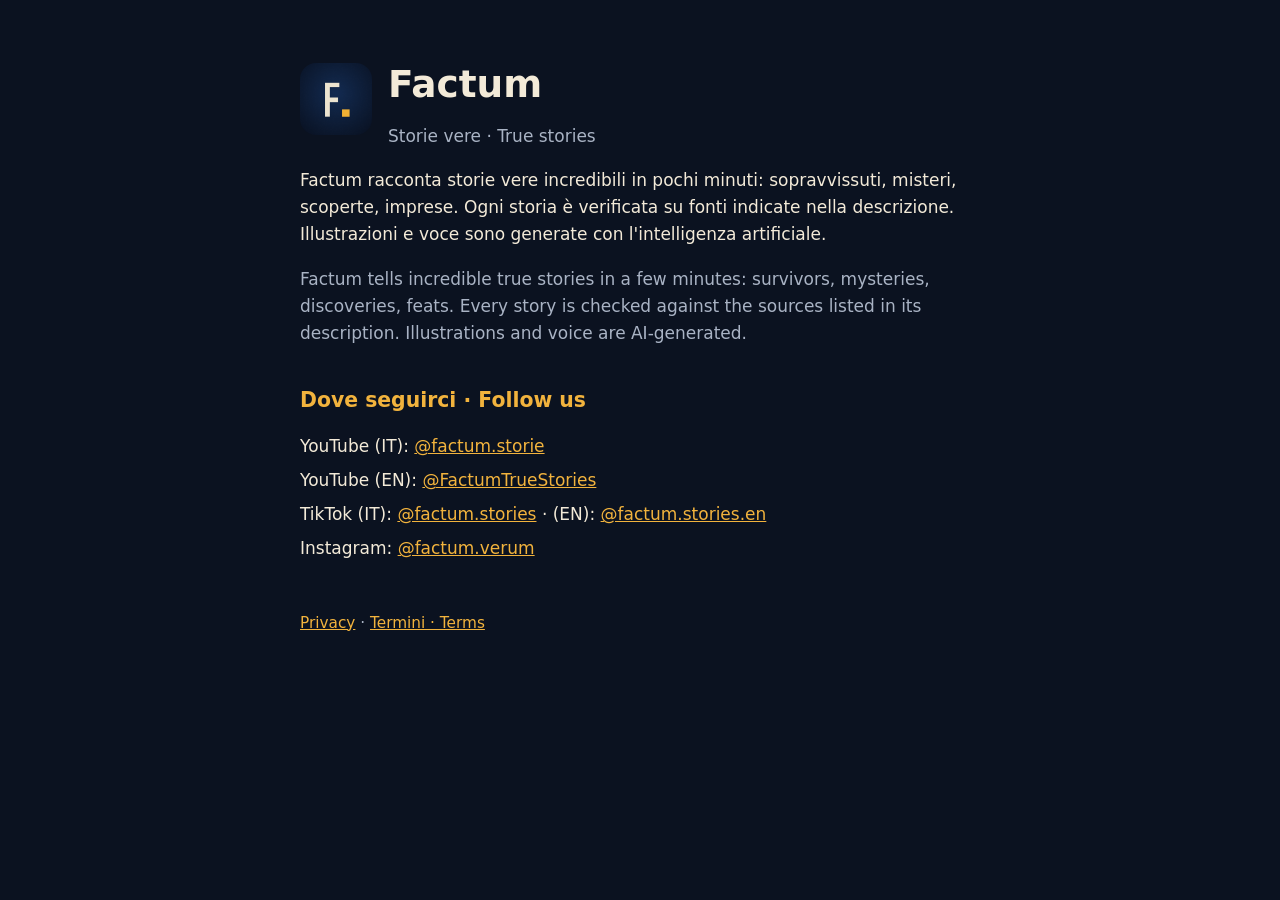
<file: index.html>
<!doctype html><html lang="it"><head><meta charset="utf-8"><meta name="viewport" content="width=device-width,initial-scale=1">
<title>Factum · Storie Vere</title><meta name="description" content="Factum: brevi storie vere animate, in italiano e in inglese.">
<link rel="icon" href="logo.png"><link rel="stylesheet" href="style.css"></head><body><main>
<div class="top"><img src="logo.png" alt="Factum"><div><h1>Factum</h1><div class="mute">Storie vere · True stories</div></div></div>
<p>Factum racconta storie vere incredibili in pochi minuti: sopravvissuti, misteri, scoperte, imprese. Ogni storia è verificata su fonti indicate nella descrizione. Illustrazioni e voce sono generate con l'intelligenza artificiale.</p>
<p class="mute">Factum tells incredible true stories in a few minutes: survivors, mysteries, discoveries, feats. Every story is checked against the sources listed in its description. Illustrations and voice are AI-generated.</p>
<h2>Dove seguirci · Follow us</h2>
<ul class="links">
<li>YouTube (IT): <a href="https://www.youtube.com/@factum.storie">@factum.storie</a></li>
<li>YouTube (EN): <a href="https://www.youtube.com/@FactumTrueStories">@FactumTrueStories</a></li>
<li>TikTok (IT): <a href="https://www.tiktok.com/@factum.stories">@factum.stories</a> · (EN): <a href="https://www.tiktok.com/@factum.stories.en">@factum.stories.en</a></li>
<li>Instagram: <a href="https://www.instagram.com/factum.verum/">@factum.verum</a></li>
</ul>
<footer><a href="privacy/">Privacy</a> · <a href="termini/">Termini · Terms</a></footer>
</main></body></html>
</file>
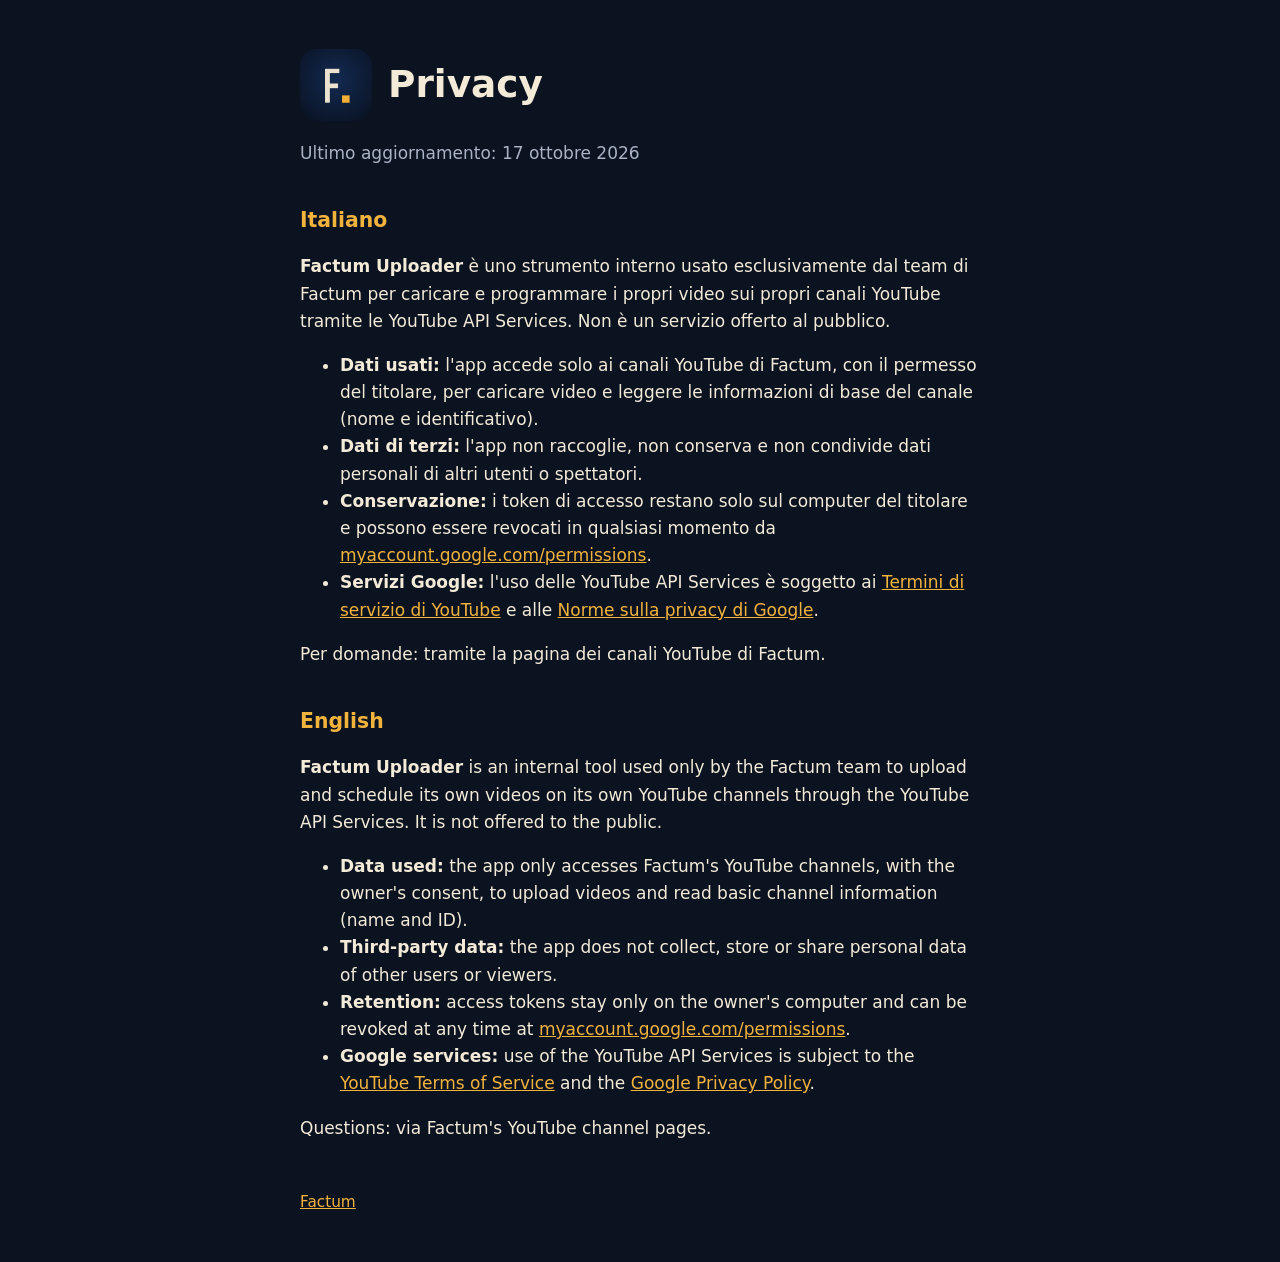
<file: privacy/index.html>
<!doctype html><html lang="it"><head><meta charset="utf-8"><meta name="viewport" content="width=device-width,initial-scale=1">
<title>Privacy · Factum</title><link rel="icon" href="../logo.png"><link rel="stylesheet" href="../style.css"></head><body><main>
<div class="top"><img src="../logo.png" alt="Factum"><h1>Privacy</h1></div>
<p class="mute">Ultimo aggiornamento: 17 ottobre 2026</p>
<h2>Italiano</h2>
<p><b>Factum Uploader</b> è uno strumento interno usato esclusivamente dal team di Factum per caricare e programmare i propri video sui propri canali YouTube tramite le YouTube API Services. Non è un servizio offerto al pubblico.</p>
<ul>
<li><b>Dati usati:</b> l'app accede solo ai canali YouTube di Factum, con il permesso del titolare, per caricare video e leggere le informazioni di base del canale (nome e identificativo).</li>
<li><b>Dati di terzi:</b> l'app non raccoglie, non conserva e non condivide dati personali di altri utenti o spettatori.</li>
<li><b>Conservazione:</b> i token di accesso restano solo sul computer del titolare e possono essere revocati in qualsiasi momento da <a href="https://myaccount.google.com/permissions">myaccount.google.com/permissions</a>.</li>
<li><b>Servizi Google:</b> l'uso delle YouTube API Services è soggetto ai <a href="https://www.youtube.com/t/terms">Termini di servizio di YouTube</a> e alle <a href="https://policies.google.com/privacy">Norme sulla privacy di Google</a>.</li>
</ul>
<p>Per domande: tramite la pagina dei canali YouTube di Factum.</p>
<h2>English</h2>
<p><b>Factum Uploader</b> is an internal tool used only by the Factum team to upload and schedule its own videos on its own YouTube channels through the YouTube API Services. It is not offered to the public.</p>
<ul>
<li><b>Data used:</b> the app only accesses Factum's YouTube channels, with the owner's consent, to upload videos and read basic channel information (name and ID).</li>
<li><b>Third-party data:</b> the app does not collect, store or share personal data of other users or viewers.</li>
<li><b>Retention:</b> access tokens stay only on the owner's computer and can be revoked at any time at <a href="https://myaccount.google.com/permissions">myaccount.google.com/permissions</a>.</li>
<li><b>Google services:</b> use of the YouTube API Services is subject to the <a href="https://www.youtube.com/t/terms">YouTube Terms of Service</a> and the <a href="https://policies.google.com/privacy">Google Privacy Policy</a>.</li>
</ul>
<p>Questions: via Factum's YouTube channel pages.</p>
<footer><a href="../">Factum</a></footer>
</main></body></html>
</file>
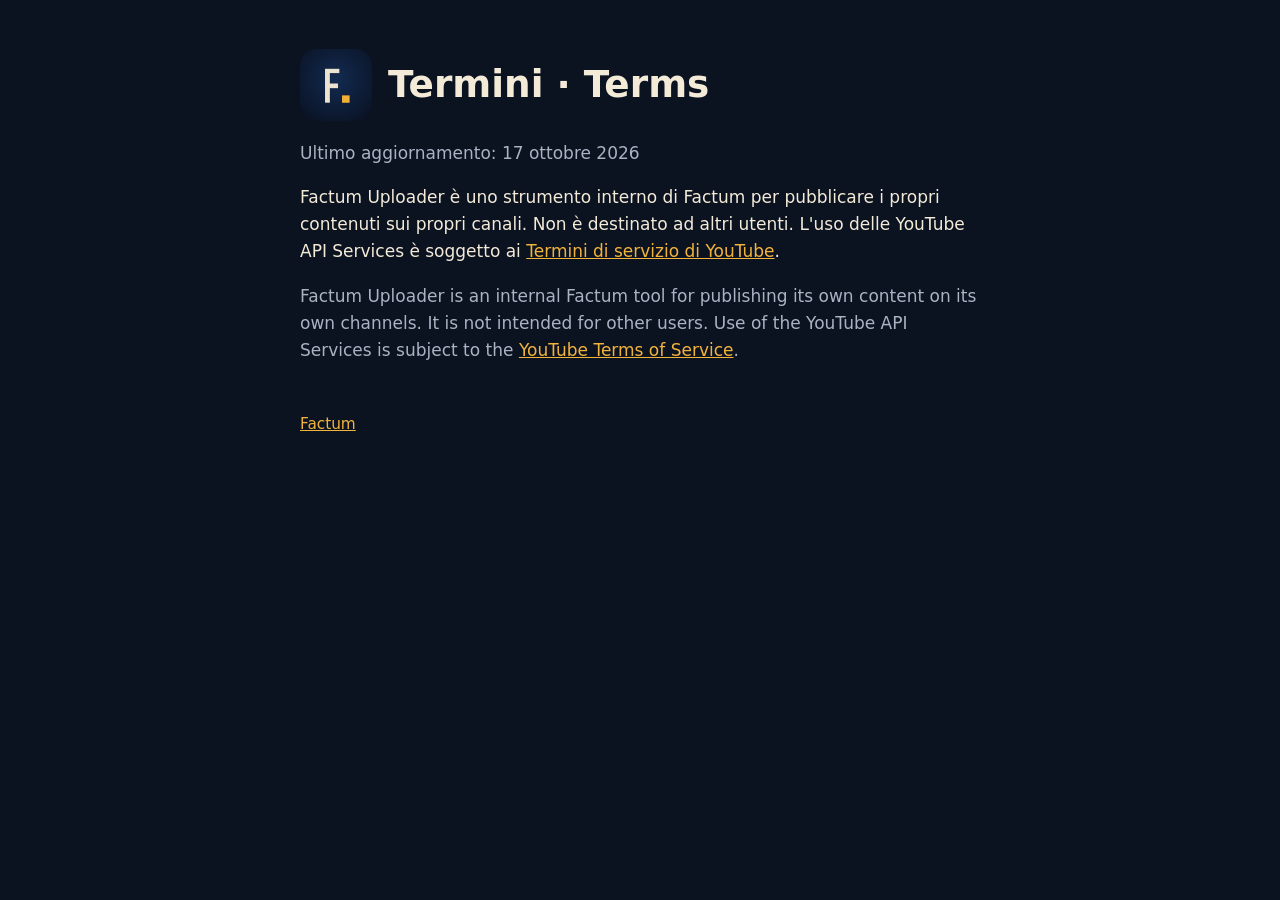
<file: termini/index.html>
<!doctype html><html lang="it"><head><meta charset="utf-8"><meta name="viewport" content="width=device-width,initial-scale=1">
<title>Termini · Factum</title><link rel="icon" href="../logo.png"><link rel="stylesheet" href="../style.css"></head><body><main>
<div class="top"><img src="../logo.png" alt="Factum"><h1>Termini · Terms</h1></div>
<p class="mute">Ultimo aggiornamento: 17 ottobre 2026</p>
<p>Factum Uploader è uno strumento interno di Factum per pubblicare i propri contenuti sui propri canali. Non è destinato ad altri utenti. L'uso delle YouTube API Services è soggetto ai <a href="https://www.youtube.com/t/terms">Termini di servizio di YouTube</a>.</p>
<p class="mute">Factum Uploader is an internal Factum tool for publishing its own content on its own channels. It is not intended for other users. Use of the YouTube API Services is subject to the <a href="https://www.youtube.com/t/terms">YouTube Terms of Service</a>.</p>
<footer><a href="../">Factum</a></footer>
</main></body></html>
</file>
<file: style.css>
:root{--bg:#0b1220;--fg:#f3ead8;--mute:#a9b3c4;--acc:#f2b33d}
*{box-sizing:border-box}body{margin:0;background:var(--bg);color:var(--fg);font:17px/1.6 system-ui,-apple-system,Segoe UI,Roboto,sans-serif}
main{max-width:720px;margin:0 auto;padding:48px 20px}a{color:var(--acc)}h1{font-size:2.2em;margin:.2em 0}h2{margin-top:1.8em;color:var(--acc);font-size:1.2em}
.top{display:flex;align-items:center;gap:16px}.top img{width:72px;height:72px;border-radius:16px}.mute{color:var(--mute)}
ul.links{list-style:none;padding:0}ul.links li{margin:.4em 0}footer{margin-top:48px;color:var(--mute);font-size:.9em}
</file>
